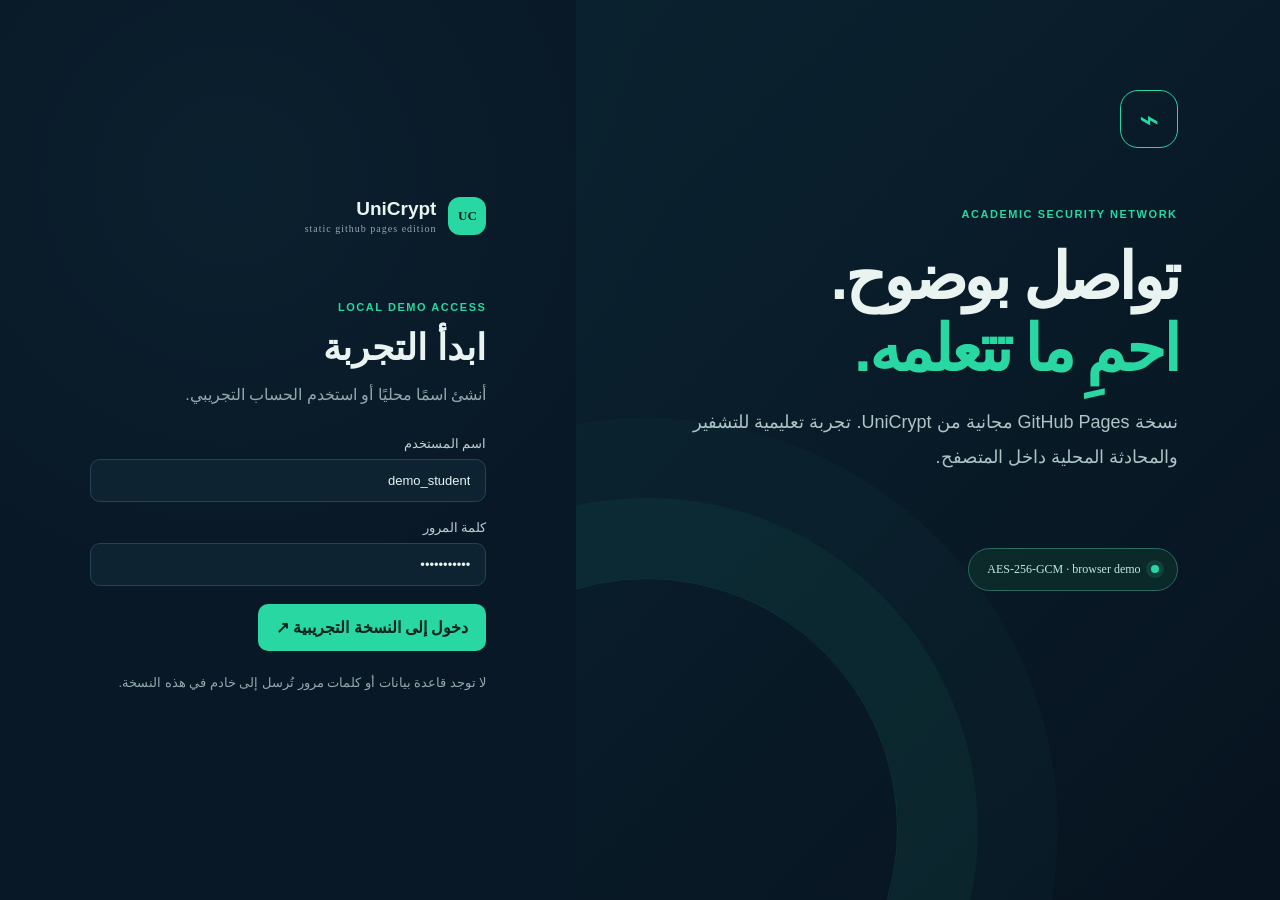
<file: docs/index.html>
<!doctype html>
<html lang="ar" dir="rtl">
<head>
  <meta charset="UTF-8"><meta name="viewport" content="width=device-width,initial-scale=1">
  <title>UniCrypt — GitHub Pages Demo</title>
  <link rel="stylesheet" href="style.css">
</head>
<body>
<div id="toast-stack" class="toast-stack"></div>
<section id="auth-shell" class="auth-shell">
  <div class="auth-visual"><div class="brand-lock">⌁</div><span class="eyebrow">ACADEMIC SECURITY NETWORK</span><h1>تواصل بوضوح.<br><em>احمِ ما تتعلمه.</em></h1><p>نسخة GitHub Pages مجانية من UniCrypt. تجربة تعليمية للتشفير والمحادثة المحلية داخل المتصفح.</p><div class="security-chip"><span class="pulse-dot"></span> AES-256-GCM · browser demo</div></div>
  <div class="auth-panel"><div class="brand"><span class="brand-mark">UC</span><span>UniCrypt<small>static github pages edition</small></span></div><div class="auth-view"><span class="eyebrow">LOCAL DEMO ACCESS</span><h2>ابدأ التجربة</h2><p class="muted">أنشئ اسمًا محليًا أو استخدم الحساب التجريبي.</p><form id="login-form"><label>اسم المستخدم<input name="username" value="demo_student" required></label><label>كلمة المرور<input name="password" type="password" value="Student@123" required></label><button class="btn-primary w-100">دخول إلى النسخة التجريبية ↗</button></form><p class="switch-copy">لا توجد قاعدة بيانات أو كلمات مرور تُرسل إلى خادم في هذه النسخة.</p></div></div>
</section>
<div id="app-shell" class="app-shell hidden"><aside class="sidebar"><div class="brand side-brand"><span class="brand-mark">UC</span><span>UniCrypt<small>github pages</small></span></div><div class="profile-mini"><div class="avatar" id="avatar">D</div><div><b id="username">demo_student</b><small>Static demo user</small></div><span class="online-indicator"></span></div><nav><button class="nav-item active" data-page="dashboard"><span>⌂</span>نظرة عامة</button><button class="nav-item" data-page="chat"><span>◌</span>محادثة محلية</button><button class="nav-item" data-page="lab"><span>⌬</span>معمل التشفير</button><button class="nav-item" data-page="security"><span>◈</span>معلومات الأمان</button></nav><div class="sidebar-bottom"><div class="secure-mini"><span>✓</span><div><b>Static mode</b><small>localStorage only</small></div></div><button id="logout" class="logout-btn">خروج ↪</button></div></aside><main class="main-content"><header class="topbar"><div><span class="eyebrow" id="kicker">GITHUB PAGES / DEMO</span><h1 id="title">مساحة العمل</h1></div><div class="top-actions"><button id="theme" class="icon-btn">☼</button><div class="avatar small" id="top-avatar">D</div></div></header><div id="page-content"></div></main></div>
<script src="app.js"></script>
</body></html>
</file>
<file: docs/style.css>
:root{--navy:#07131f;--navy-2:#0c1e2c;--panel:#102737;--panel-2:#142f40;--line:#244456;--text:#e9f4f1;--muted:#91a9ad;--green:#28d7a1;--green-2:#159d7b;--lime:#d3f56b;--danger:#ff7b83;--shadow:0 20px 60px #020b1299}*{box-sizing:border-box}body{margin:0;background:var(--navy);color:var(--text);font-family:'IBM Plex Sans Arabic',Inter,sans-serif;min-height:100vh}button,input,select,textarea{font:inherit}button{cursor:pointer}.hidden{display:none!important}.muted{color:var(--muted)}.eyebrow{font:11px Inter,sans-serif;letter-spacing:.14em;color:var(--green);font-weight:700}.auth-shell{min-height:100vh;display:grid;grid-template-columns:1.1fr .9fr;background:radial-gradient(circle at 18% 20%,#153c48 0,transparent 34%),var(--navy)}.auth-visual{padding:10vh 8vw;position:relative;overflow:hidden;background:linear-gradient(135deg,#0b2432dd,#07131fee),repeating-linear-gradient(0deg,transparent 0 38px,#1f5a5a12 39px),repeating-linear-gradient(90deg,transparent 0 38px,#1f5a5a12 39px)}.auth-visual:after{content:'';position:absolute;width:500px;height:500px;border:1px solid #28d7a122;border-radius:50%;left:-180px;bottom:-180px;box-shadow:0 0 0 80px #28d7a00d,0 0 0 160px #28d7a007}.brand-lock{width:58px;height:58px;border:1px solid var(--green);color:var(--green);display:grid;place-items:center;font-size:34px;border-radius:18px;margin-bottom:56px}.auth-visual h1{font-size:clamp(42px,5vw,76px);line-height:1.12;margin:20px 0;font-weight:600;letter-spacing:-.05em}.auth-visual h1 em{color:var(--green);font-style:normal}.auth-visual p{max-width:510px;color:#acc5c5;font-size:18px;line-height:1.9}.security-chip{margin-top:56px;border:1px solid #276b62;background:#0e322eaa;padding:13px 18px;display:inline-flex;gap:10px;align-items:center;border-radius:999px;font:12px Inter;color:#bcece0}.pulse-dot,.online-indicator{width:8px;height:8px;background:var(--green);border-radius:50%;display:inline-block;box-shadow:0 0 0 5px #28d7a122}.auth-panel{padding:8vh 7vw;display:flex;flex-direction:column;justify-content:center;background:#091a28cc}.brand{display:flex;align-items:center;gap:12px;font-weight:700;font-size:19px;margin-bottom:62px}.brand small{display:block;color:var(--muted);font:10px Inter;letter-spacing:.1em;margin-top:3px}.brand-mark{display:grid;place-items:center;background:var(--green);color:#06231e;width:38px;height:38px;border-radius:12px;font:bold 13px Inter}.auth-view{max-width:430px;width:100%;animation:rise .5s ease}.auth-view h2{font-size:36px;margin:12px 0 5px}.auth-view form{margin-top:32px}label{display:block;color:#bdd0d1;font-size:13px;margin-bottom:18px}input,select,textarea{width:100%;background:#0d2331;border:1px solid var(--line);color:var(--text);border-radius:10px;padding:13px 15px;margin-top:8px;outline:none;transition:.2s}input:focus,select:focus,textarea:focus{border-color:var(--green);box-shadow:0 0 0 3px #28d7a11c}.btn-primary{background:var(--green);color:#06231e;border:0;padding:14px 18px;border-radius:10px;font-weight:700;transition:.2s}.btn-primary:hover{background:#65edc1;transform:translateY(-1px)}.btn-secondary{background:#163547;color:var(--text);border:1px solid var(--line);padding:11px 15px;border-radius:9px}.switch-copy{margin-top:24px;color:var(--muted);font-size:13px}.link-button{background:none;border:0;color:var(--green);padding:0}.demo-note{border:1px dashed #376071;color:#9ab5b8;padding:12px;border-radius:9px;font-size:12px}.app-shell{min-height:100vh;display:flex}.sidebar{width:260px;background:#081824;border-left:1px solid #183647;padding:28px 17px;display:flex;flex-direction:column;flex-shrink:0}.side-brand{margin:0 12px 36px}.profile-mini{display:flex;align-items:center;gap:10px;padding:13px;background:#102b38;border:1px solid #1d4751;border-radius:12px;position:relative}.profile-mini small{display:block;color:var(--muted);font-size:11px;margin-top:2px}.avatar{width:36px;height:36px;border-radius:11px;background:linear-gradient(135deg,var(--green),#168a91);color:#06231e;display:grid;place-items:center;font-weight:800}.avatar.small{width:33px;height:33px;border-radius:10px}.online-indicator{margin-right:auto}.sidebar nav{margin-top:32px}.nav-item{display:flex;gap:14px;align-items:center;width:100%;background:none;border:0;color:#91a9ad;padding:13px 14px;border-radius:9px;text-align:right;margin:4px 0;font-size:14px;transition:.2s}.nav-item span{font:20px Inter;color:#668f91;width:20px;text-align:center}.nav-item:hover,.nav-item.active{background:#12303c;color:var(--text)}.nav-item.active{box-shadow:inset -3px 0 var(--green);color:var(--green)}.nav-item i{margin-right:auto;width:6px;height:6px;background:var(--green);border-radius:50%}.sidebar-bottom{margin-top:auto}.secure-mini{display:flex;gap:10px;align-items:center;background:#0b2a28;border:1px solid #1a554d;padding:12px;border-radius:10px;margin-bottom:18px}.secure-mini span{color:var(--green);font-size:20px}.secure-mini b,.secure-mini small{display:block;font-size:11px}.secure-mini small{color:#74a49e;font:10px Inter;margin-top:2px}.logout-btn{width:100%;background:none;border:0;color:#9fb4b5;text-align:right;padding:11px}.main-content{flex:1;padding:32px 4.5vw;overflow:hidden;background:radial-gradient(circle at 80% 2%,#15344455,transparent 25%)}.topbar{display:flex;justify-content:space-between;align-items:flex-start;margin-bottom:34px}.topbar h1{font-size:32px;margin:7px 0 0}.top-actions{display:flex;align-items:center;gap:10px}.icon-btn{width:38px;height:38px;border:1px solid var(--line);background:#0d2432;color:#b9d1d0;border-radius:10px;position:relative}.notification i{position:absolute;width:6px;height:6px;background:var(--green);border-radius:50%;top:8px;right:8px}.page-grid{display:grid;grid-template-columns:minmax(0,1.6fr) minmax(270px,.8fr);gap:20px}.panel{background:linear-gradient(145deg,#102838,#0c202d);border:1px solid #1d4050;border-radius:15px;padding:22px;box-shadow:0 10px 40px #020c1428}.hero-panel{padding:28px;min-height:200px;background:linear-gradient(120deg,#123548,#0c2633)}.hero-panel h2{font-size:27px;margin:15px 0 8px}.stat-row{display:grid;grid-template-columns:repeat(3,1fr);gap:12px;margin-top:20px}.stat-card{padding:16px;background:#0c202d;border:1px solid var(--line);border-radius:12px}.stat-card small{display:block;color:var(--muted);font-size:12px}.stat-card strong{display:block;font:26px Inter;color:var(--green);margin-top:8px}.panel-title{display:flex;align-items:center;justify-content:space-between;margin-bottom:18px}.panel-title h3{font-size:17px;margin:0}.user-row,.conversation-row{display:flex;align-items:center;gap:12px;padding:12px 0;border-bottom:1px solid #1b3945}.user-row:last-child,.conversation-row:last-child{border:0}.user-row .avatar{width:34px;height:34px}.row-meta{flex:1}.row-meta b{font-size:13px}.row-meta small{display:block;color:var(--muted);font-size:11px}.badge{font-size:10px;color:var(--green);background:#123d39;padding:4px 8px;border-radius:99px}.chat-panel{min-height:500px;display:flex;flex-direction:column}.chat-head{display:flex;align-items:center;gap:12px;padding-bottom:16px;border-bottom:1px solid var(--line)}.messages{flex:1;padding:20px 0;overflow:auto;min-height:320px}.bubble{max-width:75%;padding:11px 14px;border-radius:13px;margin:8px 0;font-size:14px;line-height:1.7}.bubble.mine{background:#1b755f;margin-right:auto;border-bottom-left-radius:4px}.bubble.theirs{background:#163446;margin-left:auto;border-bottom-right-radius:4px}.bubble time{display:block;font:10px Inter;color:#b0dbcf;margin-top:4px}.message-form{display:flex;gap:8px}.message-form input{margin:0}.lab-grid{display:grid;grid-template-columns:290px 1fr;gap:20px}.algorithm-list button{display:block;width:100%;text-align:right;background:none;color:#a5babc;border:0;border-bottom:1px solid #1c3a46;padding:13px;border-radius:7px}.algorithm-list button.active,.algorithm-list button:hover{background:#123943;color:var(--green)}.cipher-output{font:13px Inter;background:#07151f;border:1px solid #214355;min-height:90px;padding:14px;border-radius:9px;word-break:break-all;color:#bcefdc}.notice{padding:13px;border-right:3px solid var(--lime);background:#27342155;color:#d7e9ba;font-size:12px;border-radius:5px;line-height:1.7}.table-dark-custom{width:100%;border-collapse:collapse}.table-dark-custom th,.table-dark-custom td{padding:13px;border-bottom:1px solid var(--line);text-align:right;font-size:13px}.table-dark-custom th{color:var(--muted);font-size:11px}.bar{height:7px;background:#1b3c48;border-radius:99px;overflow:hidden}.bar span{display:block;height:100%;background:var(--green);border-radius:99px}.toast-stack{position:fixed;top:20px;left:20px;z-index:10}.toast-item{background:#12372f;border:1px solid #2c8e79;padding:12px 16px;border-radius:9px;margin-top:8px;font-size:13px;box-shadow:var(--shadow);animation:rise .3s ease}.toast-item.error{background:#42252d;border-color:#a14f60}@keyframes rise{from{opacity:0;transform:translateY(12px)}to{opacity:1;transform:none}}@media(max-width:900px){.auth-shell{grid-template-columns:1fr}.auth-visual{display:none}.auth-panel{min-height:100vh;padding:32px 8vw}.sidebar{width:76px;padding:20px 10px}.side-brand span:last-child,.profile-mini>div:not(.avatar),.nav-item{font-size:0}.nav-item{justify-content:center;padding:14px}.nav-item span{font-size:20px}.sidebar-bottom .secure-mini{display:none}.logout-btn{font-size:0;text-align:center}.main-content{padding:24px 18px}.page-grid,.lab-grid{grid-template-columns:1fr}.topbar h1{font-size:25px}.stat-row{grid-template-columns:1fr}.hero-panel{min-height:0}}

body.light{--navy:#f1f7f6;--navy-2:#ffffff;--panel:#ffffff;--panel-2:#f4faf9;--line:#c8dedb;--text:#102b35;--muted:#5e777b;--shadow:0 20px 60px #7caaa622;background:var(--navy);color:var(--text)}body.light .app-shell,body.light .main-content{background:var(--navy)}body.light .sidebar{background:#e5f0ef;border-color:#c8dedb}body.light .panel,body.light .hero-panel{background:#ffffff;border-color:#c8dedb;box-shadow:0 8px 30px #6b969618}body.light input,body.light select,body.light textarea,body.light .stat-card,body.light .icon-btn{background:#f4faf9;color:var(--text);border-color:#c8dedb}body.light .nav-item{color:#47666a}body.light .nav-item:hover,body.light .nav-item.active{background:#d9eeea;color:#087d68}body.light .bubble.theirs{background:#e1f0ee;color:#173d42}body.light .cipher-output{background:#f1f7f6;color:#174138}body.light .brand,body.light .topbar h1,body.light h2,body.light h3,body.light b{color:var(--text)}
</file>
